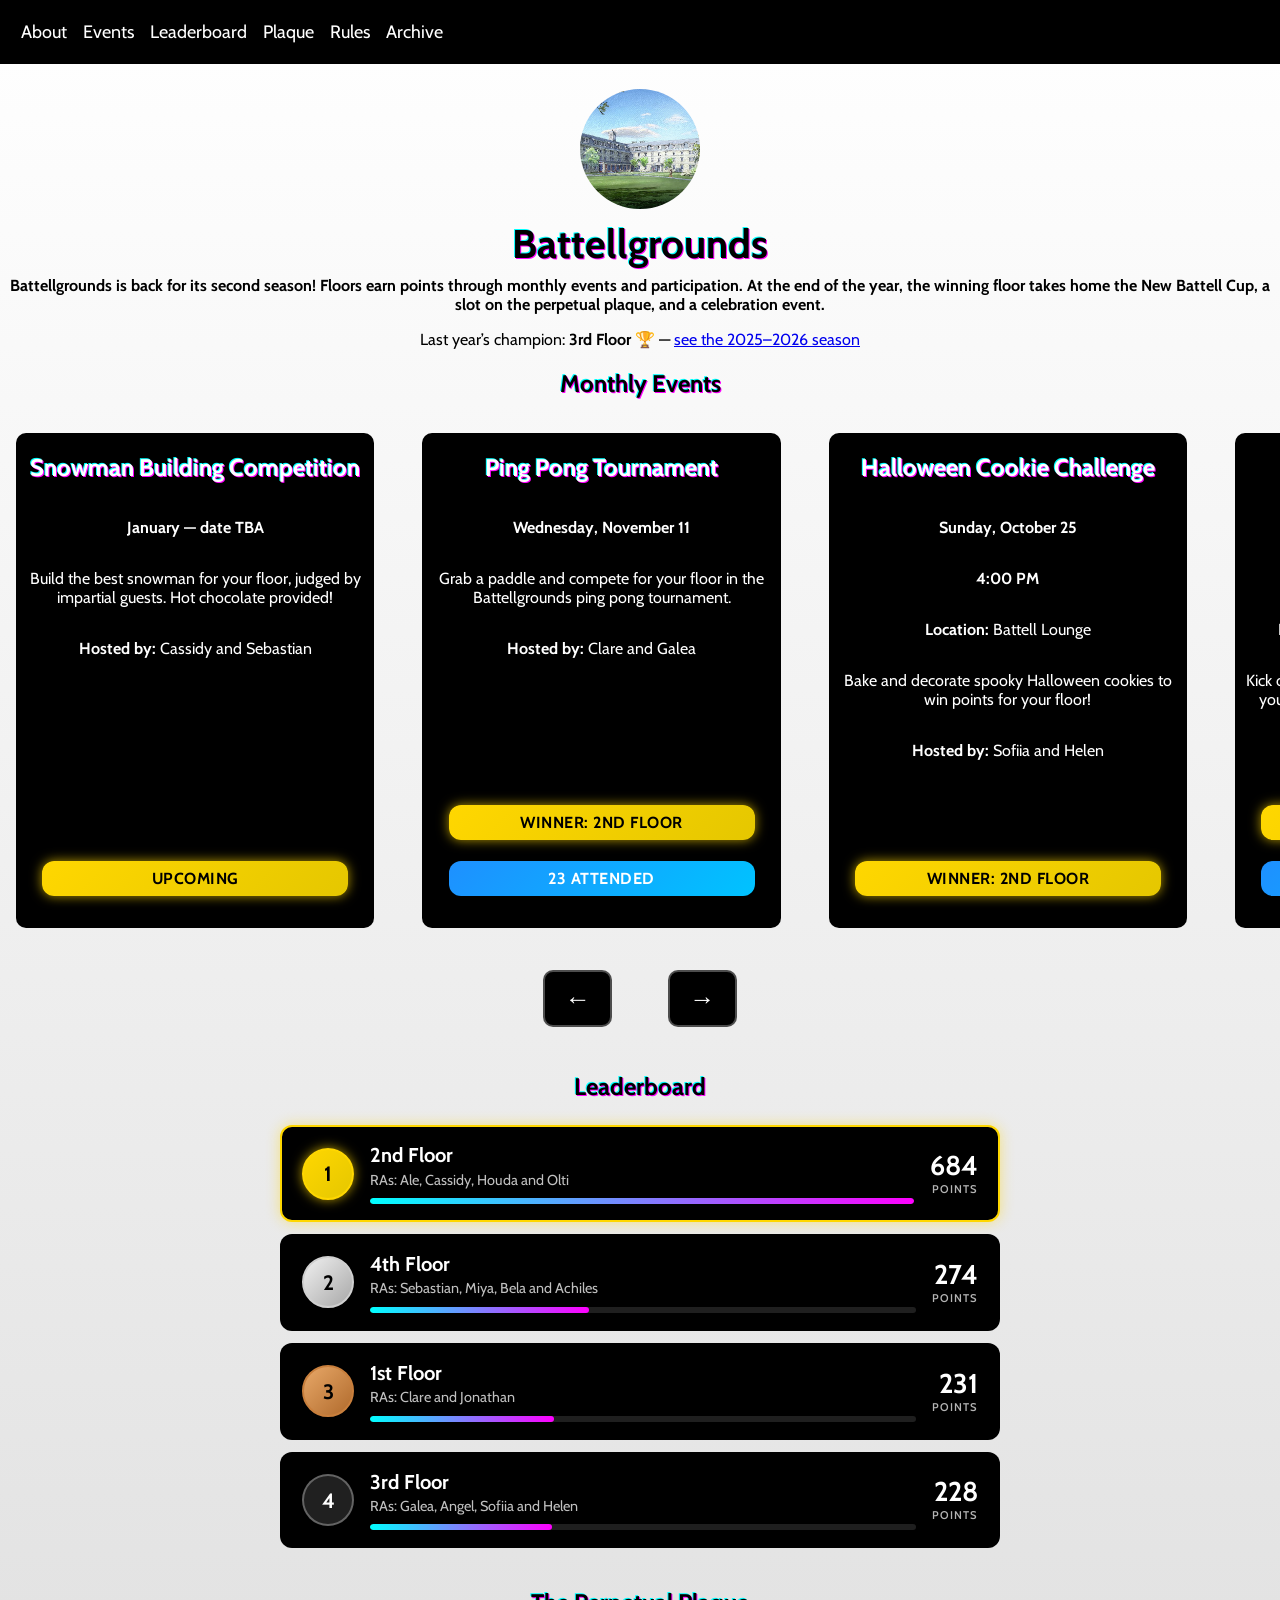
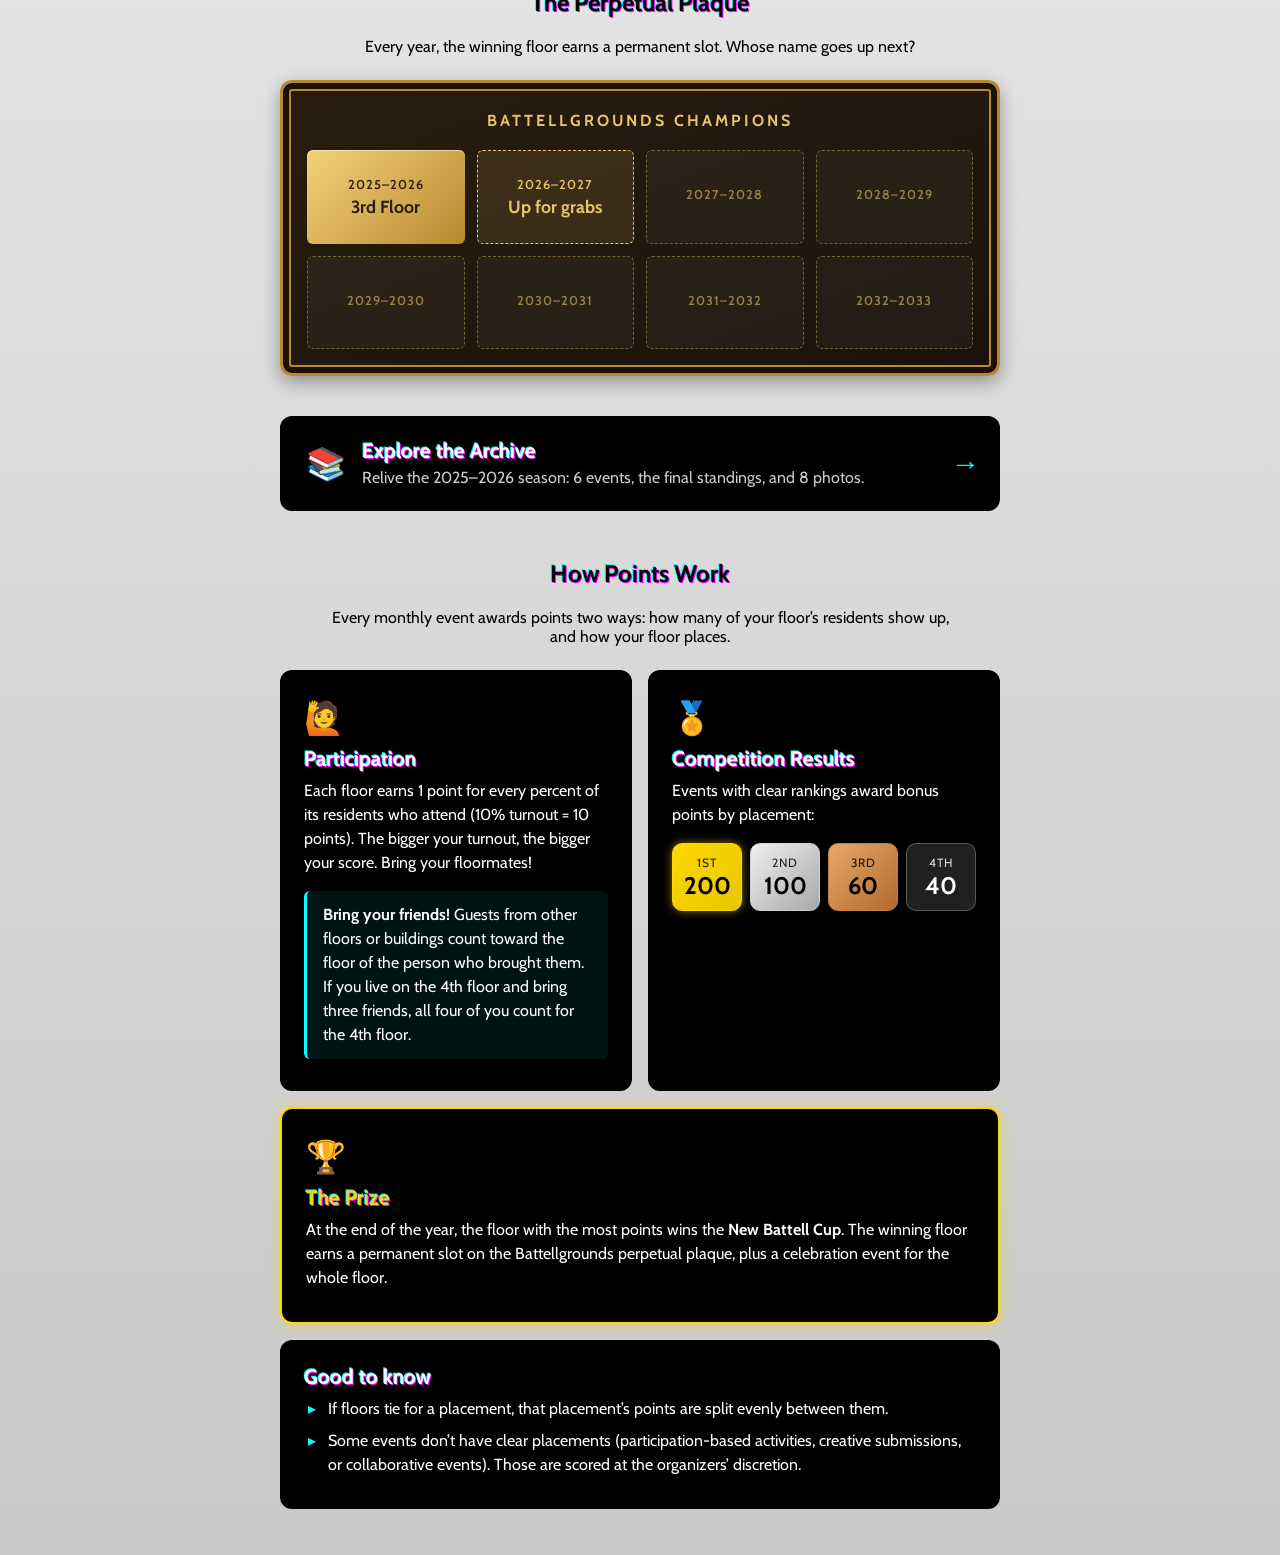
<file: index.html>
<!DOCTYPE html>
<html lang="en">
  <head>
    <meta charset="UTF-8" />
    <meta name="viewport" content="width=device-width, initial-scale=1">
    <!-- When you change code or styles, bump ?v= here and in archive.html and season.html -->
    <link href="style.css?v=5" rel="stylesheet" type="text/css" />
    <title>Battellgrounds Competition</title>
  </head>

  <body data-page="home">
    <nav>
      <a href="#about" class="nav-bar">About</a>
      <a href="#events" class="nav-bar">Events</a>
      <a href="#leaderboard" class="nav-bar">Leaderboard</a>
      <a href="#champions" class="nav-bar">Plaque</a>
      <a href="#rules" class="nav-bar">Rules</a>
      <a href="archive.html" class="nav-bar">Archive</a>
    </nav>

    <div class="header">
      <img id="cup-logo" src="assets/Battell.jpg" alt="Logo">
      <h1 class="header-text">Battellgrounds</h1>
    </div>

    <!-- About -->
    <section id="about">
      <h4>
        Battellgrounds is back for its second season! Floors earn points through monthly
        events and participation. At the end of the year, the winning floor takes home the
        <strong>New Battell Cup</strong>, a slot on the perpetual plaque, and a celebration event.
      </h4>
      <p id="last-champion"></p>
    </section>

    <!-- Monthly Events -->
    <section id="events">
      <h2>Monthly Events</h2>

      <div class="carousel-wrapper">
        <div id="events-container"></div>
      </div>

      <div class="carousel-controls">
        <button id="prev-btn" aria-label="Previous event">←</button>
        <button id="next-btn" aria-label="Next event">→</button>
      </div>
    </section>

    <!-- Leaderboard -->
    <section id="leaderboard">
      <h2>Leaderboard</h2>
      <div id="leaderboard-list" class="standings"></div>
    </section>

    <!-- Perpetual plaque + archive -->
    <section id="champions" class="champions-section">
      <h2>The Perpetual Plaque</h2>
      <p class="section-intro">Every year, the winning floor earns a permanent slot. Whose name goes up next?</p>
      <div class="plaque">
        <p class="plaque-title">Battellgrounds Champions</p>
        <div class="plaque-slots" id="plaque-slots"></div>
      </div>

      <a class="archive-teaser" href="archive.html">
        <span class="archive-teaser-icon" aria-hidden="true">📚</span>
        <span class="archive-teaser-text">
          <strong>Explore the Archive</strong>
          <span id="archive-teaser-detail">Every past season, preserved: events, final standings, RAs, and photos.</span>
        </span>
        <span class="archive-teaser-arrow" aria-hidden="true">→</span>
      </a>
    </section>

    <!-- Gallery (appears once the season has photos) -->
    <section id="gallery" class="gallery-section" hidden>
      <h2>Gallery</h2>
      <div class="gallery-grid" id="gallery-grid"></div>
    </section>

    <!-- Rules -->
    <section id="rules">
      <h2>How Points Work</h2>
      <p class="section-intro" id="rules-intro"></p>
      <div class="rules" id="rules-body"></div>
    </section>

    <script type="module" src="js/app.js?v=5"></script>
  </body>
</html>
</file>
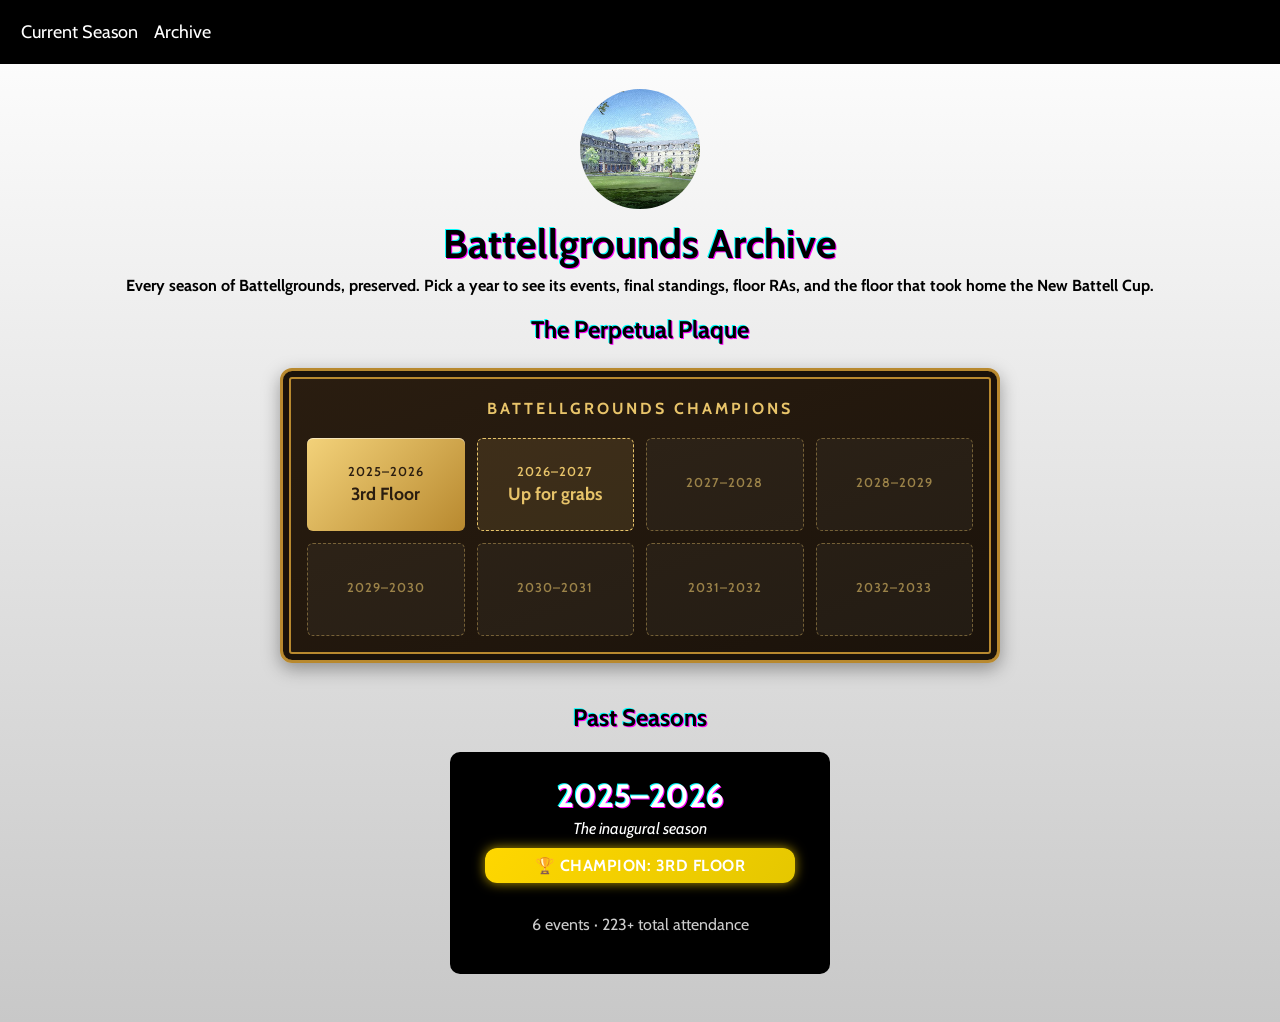
<file: archive.html>
<!DOCTYPE html>
<html lang="en">
  <head>
    <meta charset="UTF-8" />
    <meta name="viewport" content="width=device-width, initial-scale=1">
    <!-- When you change code or styles, bump ?v= here and in index.html and season.html -->
    <link href="style.css?v=5" rel="stylesheet" type="text/css" />
    <title>Battellgrounds Archive</title>
  </head>

  <body data-page="archive" class="subpage">
    <nav>
      <a href="index.html" class="nav-bar">Current Season</a>
      <a href="archive.html" class="nav-bar">Archive</a>
    </nav>

    <div class="header">
      <img id="cup-logo" src="assets/Battell.jpg" alt="Logo">
      <h1 class="header-text">Battellgrounds Archive</h1>
    </div>

    <section id="about">
      <h4>
        Every season of Battellgrounds, preserved. Pick a year to see its events,
        final standings, floor RAs, and the floor that took home the New Battell Cup.
      </h4>
    </section>

    <section id="plaque">
      <h2>The Perpetual Plaque</h2>
      <div class="plaque">
        <p class="plaque-title">Battellgrounds Champions</p>
        <div class="plaque-slots" id="plaque-slots"></div>
      </div>
    </section>

    <section>
      <h2>Past Seasons</h2>
      <div id="seasons-container" class="season-list"></div>
    </section>

    <script type="module" src="js/app.js?v=5"></script>
  </body>
</html>
</file>
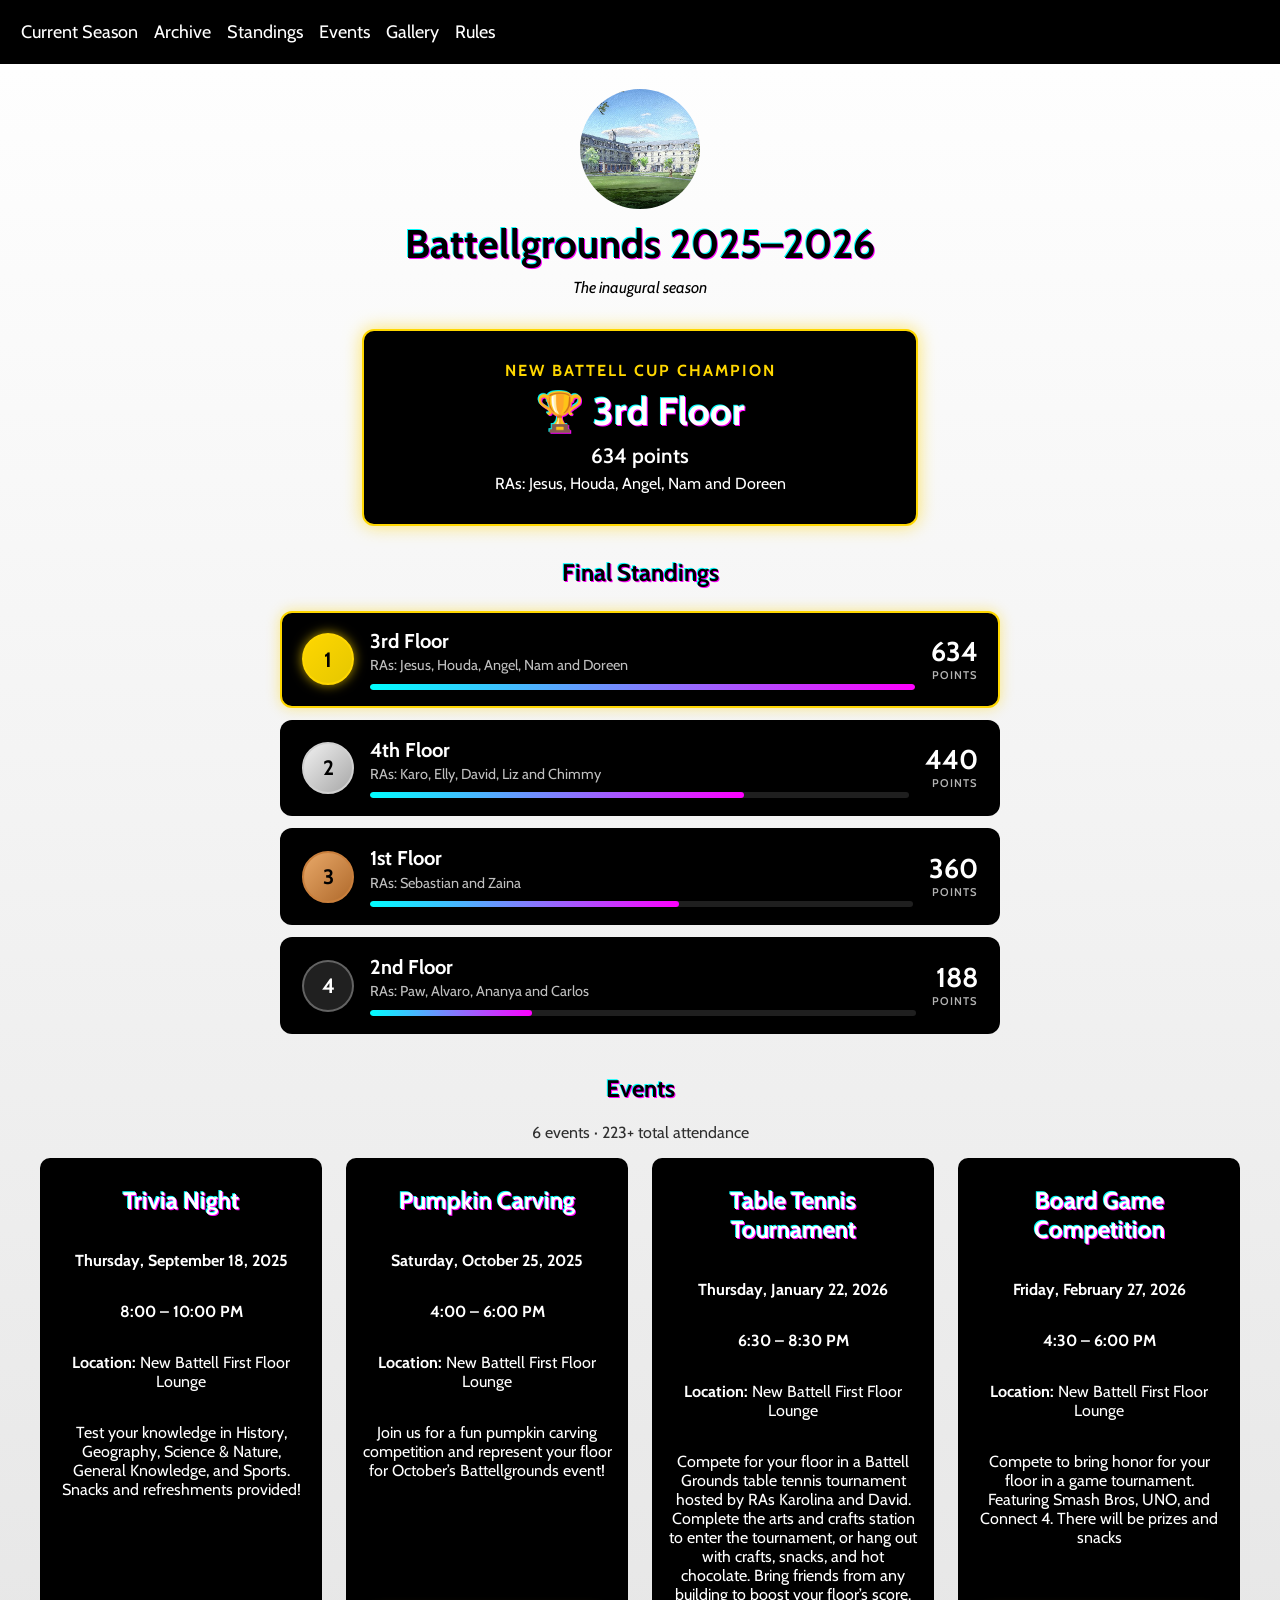
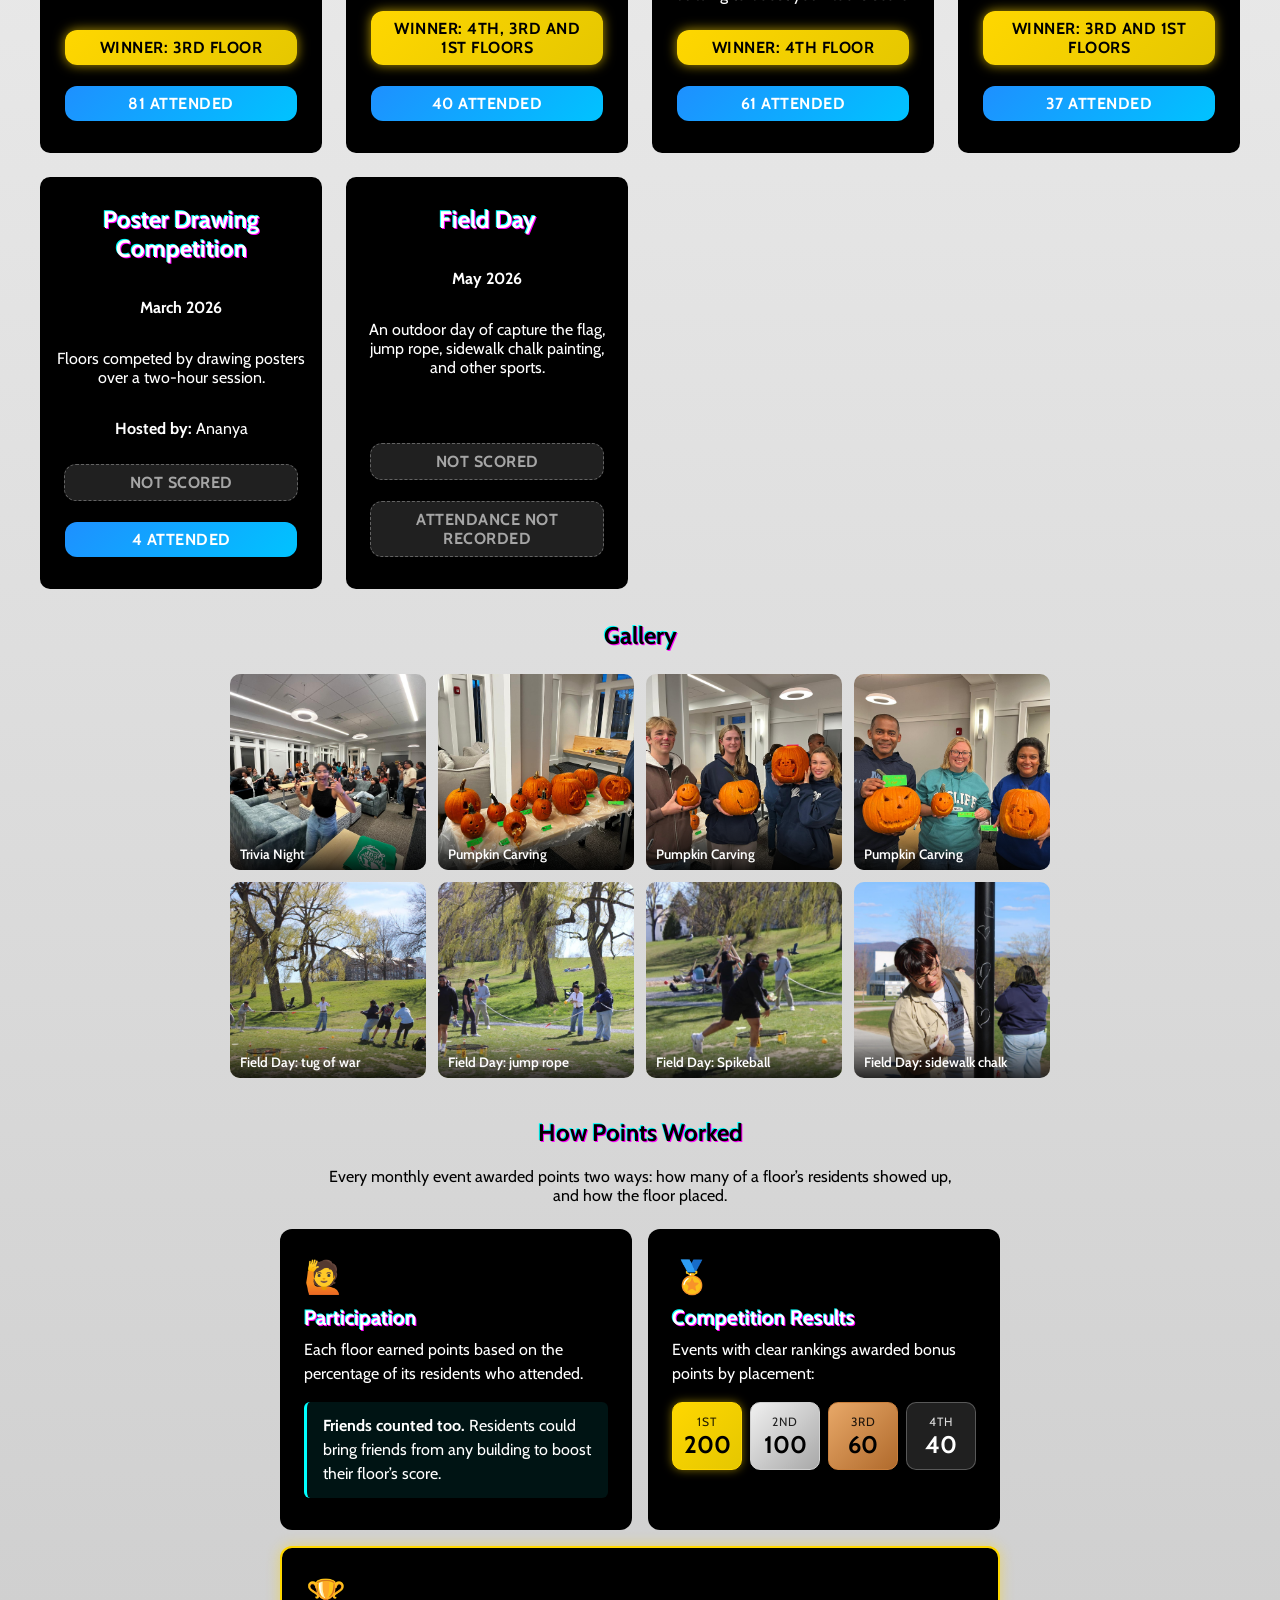
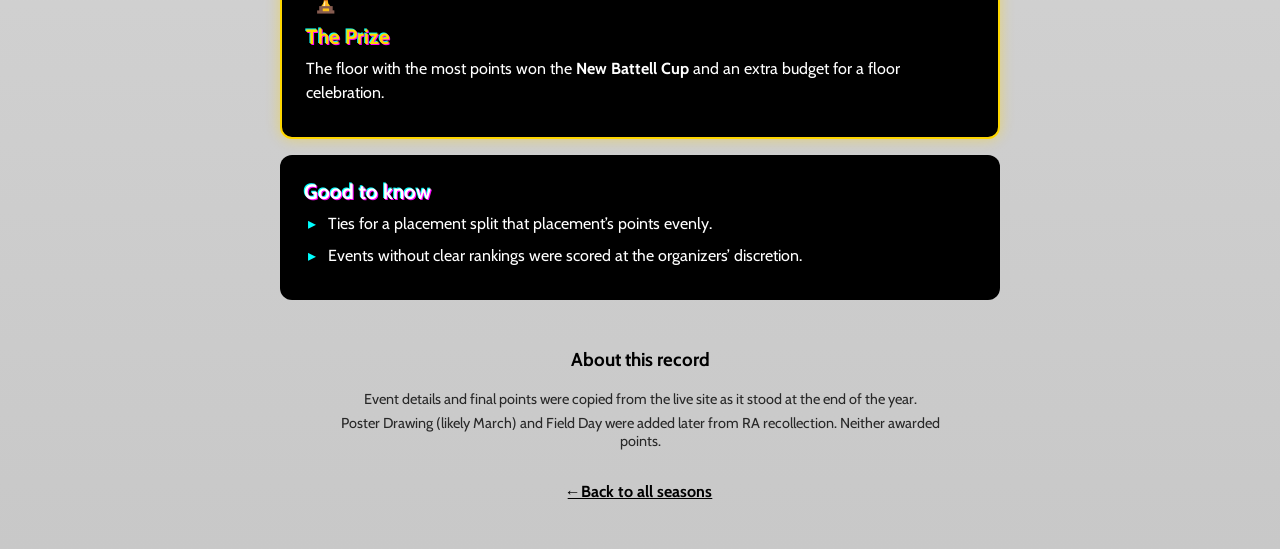
<file: season.html>
<!DOCTYPE html>
<html lang="en">
  <head>
    <meta charset="UTF-8" />
    <meta name="viewport" content="width=device-width, initial-scale=1">
    <!-- When you change code or styles, bump ?v= here and in index.html and archive.html -->
    <link href="style.css?v=5" rel="stylesheet" type="text/css" />
    <title>Battellgrounds Season</title>
  </head>

  <body data-page="season" class="subpage">
    <nav>
      <a href="index.html" class="nav-bar">Current Season</a>
      <a href="archive.html" class="nav-bar">Archive</a>
      <a href="#standings" class="nav-bar">Standings</a>
      <a href="#events" class="nav-bar">Events</a>
      <a href="#gallery" class="nav-bar">Gallery</a>
      <a href="#scoring" class="nav-bar">Rules</a>
    </nav>

    <div class="header">
      <img id="cup-logo" src="assets/Battell.jpg" alt="Logo">
      <h1 class="header-text" id="season-heading">Battellgrounds</h1>
      <p class="season-tagline" id="season-tagline"></p>
    </div>

    <section id="champion"></section>

    <section id="standings">
      <h2 id="standings-heading">Final Standings</h2>
      <div id="standings-list" class="standings"></div>
    </section>

    <section id="events">
      <h2>Events</h2>
      <p class="season-meta" id="events-summary"></p>
      <div id="season-events" class="archive-events"></div>
    </section>

    <!-- Gallery (appears once the season has photos) -->
    <section id="gallery" class="gallery-section" hidden>
      <h2>Gallery</h2>
      <div class="gallery-grid" id="gallery-grid"></div>
    </section>

    <section id="scoring">
      <h2>How Points Worked</h2>
      <p class="section-intro" id="scoring-intro"></p>
      <div class="rules" id="scoring-body"></div>
    </section>

    <section id="record-notes" hidden>
      <h3>About this record</h3>
      <ul class="record-notes" id="record-notes-list"></ul>
    </section>

    <p class="back-link"><a href="archive.html">← Back to all seasons</a></p>

    <script type="module" src="js/app.js?v=5"></script>
  </body>
</html>
</file>
<file: style.css>
@import url('https://fonts.googleapis.com/css2?family=Cabin:wght@400;500;600;700&display=swap');

/* ---------------- Root Variables ---------------- */
:root {
    --cyan: #00ffff;
    --magenta: #ff00ff;
    --header-bg: #000000;
}

/* ---------------- Body ---------------- */
body {
    font-family: 'Cabin', monospace;
    background: linear-gradient(#ffffff, #c8c8c8);
    color: #000000;
    text-align: center;
    scroll-behavior: smooth;
    min-height: 100vh;
    margin: 0;
    padding: 0;
    width: 100%;
}

/* ---------------- Header ---------------- */
.header {        
    display: flex; 
    flex-direction: column;
    justify-content: center; /* horizontally centers children */
    align-items: center;     /* vertically centers children */
    margin-top: 25px;
    flex-direction: column;
    gap: 10px;                  /* space between logo and title */ 
}



/* Logo image */
#cup-logo {
    width: 120px;
    height: 120px;
    border-radius: 50%;
    object-fit: cover;
    transition: transform 0.3s ease-in-out;
    size: 50%;
}

/* Header text */
.header h1 {
    font-size: 2.5em;
    font-weight: 700;
    text-shadow: 1px 1px var(--magenta), -1px -1px var(--cyan);
    margin: 0;               /* remove extra margins */
}

/* Navbar (right side) */
nav {
    margin-left: auto;          /* push navbar to the right */
    display: flex;
    background-color: var(--header-bg);
    padding: 1%;                /* space between links */
}


#cup-logo:hover {
    transform: scale(1.1);
}

/* ---------------- Typography ---------------- */
h2 {
    text-align: center;
    text-shadow: 1px 1px var(--magenta), -1px -1px var(--cyan);
}

p {
    font-family: 'Cabin', monospace;
    text-align: center;
}

h4 {
    margin: 8px;
}


/* ---------------- Navigation ---------------- */


nav a {
    color: white;
    text-decoration: none;
    padding: 8px;
    font-size: large;
    border-radius: 10px;
    transition: all 0.3s ease;
}

nav a:hover {
    background-color: rgba(255, 0, 255, 0.2);
    text-shadow: 0px 0px 8px var(--magenta), 0px 0px 12px var(--cyan);
    transform: scale(1.05);
}

/* ---------------- Event Cards ---------------- */



.event-card h2 {
    text-shadow: 1px 1px var(--magenta), -1px -1px var(--cyan);
    color: #ffffff;
}

.event-card p {
    color: #ffffff;
}

.event-card:hover {
    cursor: pointer;
    transform: scale(1.05);
    z-index: 10;
}

.event-img {
    width: 100%;
    border-radius: 10px;
    box-shadow: 0 0 5px #000000;
    transition: transform 0.3s ease, box-shadow 0.3s ease;
}

.event-img:hover {
    transform: scale(1.05);
    box-shadow: 0 0 10px var(--magenta), 0 0 15px var(--cyan);
}

/* ---------------- Buttons ---------------- */
button {
    font-family: 'Cabin', monospace;
    background-color: #202020;
    padding: 12px 25px;
    margin: 2%;
    border-radius: 10px;
    border: 2px solid rgba(255,255,255,0.3);
    font-weight: bold;
    cursor: pointer;
    text-transform: uppercase;
    transition: all 0.3s ease;
}

button:hover {
    color: #000;
    transform: scale(1.05);
}

/* ---------------- Glitch Animation ---------------- */
@keyframes glitch {
    0% { text-shadow: 2px 2px var(--magenta), -2px -2px var(--cyan); }
    50% { text-shadow: -2px -2px var(--magenta), 2px 2px var(--cyan); }
    100% { text-shadow: 2px -2px var(--magenta), -2px 2px var(--cyan); }
}

.glitch {
    display: inline-block;
    animation: glitch 0.5s infinite alternate;
}

.attendees {
  background: linear-gradient(135deg, #1e90ff, #00c3ff); /* blue gradient */
  box-shadow: 0 2px 6px rgba(0, 0, 0, 0.4);
  width: 80%; 
  display: inline-block; 
  font-weight: bold;
  font-size: 1rem;
  padding: 0.5rem 1rem;
  border-radius: 12px;
  text-align: center;
  margin-top: 5px;
  letter-spacing: 0.5px;
  text-transform: uppercase;
}

.winning-floor {
  background: linear-gradient(135deg, gold, #e5c700);
  color: #000;
  font-weight: bold;
  font-size: 1rem;
  padding: 0.5rem 1rem;
  border-radius: 12px;
  text-align: center;
  margin-top: 10px;
  display: inline-block; 
  box-shadow: 0 0 12px rgba(255, 215, 0, 0.7);
  letter-spacing: 0.5px;
  text-transform: uppercase;
  width: 80%
}

ul {
  list-style-type: none;
  padding: 0;
  margin: 0;
}


.carousel-wrapper {
  overflow: hidden;
  width: 100%;
}

#events-container {
  display: flex;
  transition: transform 0.4s ease;
  gap: 1rem;
}

.event-card {
  flex: 0 0 85%;   /* Mobile: 1 per view */
  box-sizing: border-box;
  margin: 1rem;
    background-color: rgb(0, 0, 0);
    width: 250px;
    border-radius: 10px;
    text-align: center;
    transition: transform 0.35s ease, box-shadow 0.35s ease;
}

@media (min-width: 768px) {
  .event-card {
    flex: 0 0 40%;   /* Tablet: 2 per view */
  }
}

@media (min-width: 1100px) {
  .event-card {
    flex: 0 0 28%;  /* Desktop: 3 per view */
  }
}

#prev-btn, #next-btn{
    padding: 1rem;
    background-color: rgb(0, 0, 0);
    border-radius: 10px;
    text-align: center;
    transition: transform 0.35s ease;
    color: white; 
    padding: 10px 25px; 
    font-size: 1.6rem; 

}

/* ---------------- Standings ---------------- */
.standings {
    max-width: 720px;
    margin: 1.5rem auto 2.5rem;
    padding: 0 16px;
    display: flex;
    flex-direction: column;
    gap: 0.75rem;
}

.standing-row {
    display: grid;
    grid-template-columns: auto 1fr auto;
    align-items: center;
    gap: 1rem;
    padding: 1rem 1.25rem;
    background-color: #000;
    color: #fff;
    border-radius: 12px;
    border: 2px solid transparent;
    transition: transform 0.3s ease, box-shadow 0.3s ease;
}

.standing-row:hover {
    transform: scale(1.02);
    box-shadow: 0 0 10px var(--magenta), 0 0 15px var(--cyan);
}

.standing-row.rank-1 {
    border-color: gold;
    box-shadow: 0 0 14px rgba(255, 215, 0, 0.45);
}

.standing-rank {
    width: 48px;
    height: 48px;
    border-radius: 50%;
    display: flex;
    align-items: center;
    justify-content: center;
    font-size: 1.3rem;
    font-weight: 700;
    background-color: #202020;
    border: 2px solid rgba(255, 255, 255, 0.3);
}

.rank-1 .standing-rank {
    background: linear-gradient(135deg, gold, #e5c700);
    border-color: gold;
    color: #000;
    box-shadow: 0 0 12px rgba(255, 215, 0, 0.7);
}

.rank-2 .standing-rank {
    background: linear-gradient(135deg, #f0f0f0, #a8a8a8);
    border-color: #d0d0d0;
    color: #000;
}

.rank-3 .standing-rank {
    background: linear-gradient(135deg, #e8a868, #b06a2c);
    border-color: #c97f3c;
    color: #000;
}

.standing-info {
    min-width: 0;
}

.standing-floor,
.standing-ras,
.standing-points {
    color: #fff;
    margin: 0;
}

.standing-floor {
    text-align: left;
    font-size: 1.25rem;
    font-weight: 700;
}

.standing-ras {
    text-align: left;
    margin-top: 0.2rem;
    font-size: 0.9rem;
    opacity: 0.75;
}

.standing-bar {
    height: 6px;
    margin-top: 0.6rem;
    border-radius: 3px;
    background-color: rgba(255, 255, 255, 0.12);
    overflow: hidden;
}

.standing-bar span {
    display: block;
    height: 100%;
    border-radius: 3px;
    background: linear-gradient(90deg, var(--cyan), var(--magenta));
}

.standing-points {
    text-align: right;
    font-size: 1.7rem;
    font-weight: 700;
    line-height: 1;
}

.standing-points small {
    display: block;
    margin-top: 0.3rem;
    font-size: 0.7rem;
    font-weight: 600;
    letter-spacing: 1px;
    text-transform: uppercase;
    opacity: 0.7;
}

.standings-note {
    font-style: italic;
    opacity: 0.75;
}

/* ---------------- Rules ---------------- */
.section-intro {
    max-width: 640px;
    margin: 0 auto;
    padding: 0 16px;
}

.rules {
    max-width: 720px;
    margin: 1.5rem auto 3rem;
    padding: 0 16px;
    display: grid;
    grid-template-columns: repeat(2, 1fr);
    gap: 1rem;
    text-align: left;
}

.rule-card {
    background-color: #000;
    color: #fff;
    border-radius: 12px;
    padding: 1.5rem;
}

.rule-card h3 {
    margin: 0 0 0.5rem;
    font-size: 1.3rem;
    text-shadow: 1px 1px var(--magenta), -1px -1px var(--cyan);
}

.rule-card p {
    color: #fff;
    text-align: left;
    margin: 0.5rem 0;
    line-height: 1.5;
}

.rule-card .rule-icon {
    font-size: 2rem;
    margin: 0 0 0.25rem;
}

.rule-wide {
    grid-column: 1 / -1;
}

.rule-card .rule-callout {
    margin-top: 1rem;
    padding: 0.75rem 1rem;
    border-left: 3px solid var(--cyan);
    border-radius: 6px;
    background-color: rgba(0, 255, 255, 0.08);
}

.rule-prize {
    border: 2px solid gold;
    box-shadow: 0 0 14px rgba(255, 215, 0, 0.45);
}

.rule-prize h3 {
    color: gold;
}

.placement-points {
    display: grid;
    grid-template-columns: repeat(4, 1fr);
    gap: 0.5rem;
    margin-top: 1rem;
}

.placement {
    padding: 0.6rem 0.25rem;
    border-radius: 10px;
    background-color: #202020;
    border: 1px solid rgba(255, 255, 255, 0.25);
    color: #fff;
}

.rule-card .placement p {
    color: inherit;
    text-align: center;
    margin: 0;
}

.placement-place {
    font-size: 0.75rem;
    letter-spacing: 1px;
    text-transform: uppercase;
    opacity: 0.85;
}

.rule-card .placement .placement-value {
    font-size: 1.5rem;
    font-weight: 700;
    line-height: 1.2;
}

.placement-1 {
    background: linear-gradient(135deg, gold, #e5c700);
    border-color: gold;
    color: #000;
    box-shadow: 0 0 10px rgba(255, 215, 0, 0.5);
}

.placement-2 {
    background: linear-gradient(135deg, #f0f0f0, #a8a8a8);
    border-color: #d0d0d0;
    color: #000;
}

.placement-3 {
    background: linear-gradient(135deg, #e8a868, #b06a2c);
    border-color: #c97f3c;
    color: #000;
}

.fine-print li {
    position: relative;
    padding-left: 1.5rem;
    margin: 0.5rem 0;
    line-height: 1.5;
}

.fine-print li::before {
    content: "▸";
    position: absolute;
    left: 0.25rem;
    color: var(--cyan);
}

@media (max-width: 480px) {
    .standing-row {
        gap: 0.75rem;
        padding: 0.85rem 1rem;
    }

    .standing-rank {
        width: 40px;
        height: 40px;
        font-size: 1.1rem;
    }

    .standing-points {
        font-size: 1.4rem;
    }

    .placement-points {
        grid-template-columns: repeat(2, 1fr);
    }
}

@media (max-width: 640px) {
    .rules {
        grid-template-columns: 1fr;
    }
}

/* ================= Archive & Season Pages ================= */
.subpage section {
    padding: 0 16px;
}

.season-tagline {
    font-style: italic;
    margin: 0;
}

.season-meta {
    opacity: 0.8;
}

.muted {
    opacity: 0.6;
    font-style: italic;
}

/* ---------------- Season List ---------------- */
.season-list {
    display: flex;
    flex-wrap: wrap;
    justify-content: center;
    gap: 1.5rem;
    margin: 1rem auto 3rem;
}

.season-card {
    display: block;
    width: 100%;
    max-width: 380px;
    padding: 1.5rem 1rem;
    box-sizing: border-box;
    background-color: #000;
    color: #fff;
    text-decoration: none;
    border-radius: 10px;
    transition: transform 0.35s ease, box-shadow 0.35s ease;
}

.season-card:hover {
    transform: scale(1.05);
    box-shadow: 0 0 10px var(--magenta), 0 0 15px var(--cyan);
}

.season-card p {
    color: #fff;
}

.season-title {
    font-size: 2rem;
    margin: 0 0 0.25rem;
}

/* ---------------- Champion Banner ---------------- */
.champion-banner {
    max-width: 520px;
    margin: 2rem auto;
    padding: 1.5rem 1rem;
    background-color: #000;
    color: #fff;
    border-radius: 12px;
    box-shadow: 0 0 18px rgba(255, 215, 0, 0.6);
    border: 2px solid gold;
}

.champion-banner p {
    color: #fff;
    margin: 0.4rem 0;
}

.champion-label {
    text-transform: uppercase;
    letter-spacing: 2px;
    color: gold !important;
    font-weight: 700;
}

.champion-floor {
    font-size: 2.4rem;
    margin: 0.5rem 0;
}

.champion-points {
    font-size: 1.3rem;
    font-weight: 600;
}

/* ---------------- Event Grid ---------------- */
.archive-events {
    display: grid;
    grid-template-columns: repeat(auto-fit, minmax(260px, 1fr));
    gap: 1.5rem;
    max-width: 1200px;
    margin: 1rem auto 2rem;
}

.archive-event {
    display: flex;
    flex-direction: column;
    align-items: center;
    background-color: #000;
    border-radius: 10px;
    padding: 0.5rem 1rem 1rem;
    transition: transform 0.35s ease;
}

.archive-event:hover {
    transform: scale(1.03);
}

.archive-event h2 {
    color: #fff;
}

.archive-event p {
    color: #fff;
}

.archive-event .winning-floor {
    color: #000;
}

.unrecorded {
    background: #202020;
    color: rgba(255, 255, 255, 0.6);
    box-shadow: none;
    border: 1px dashed rgba(255, 255, 255, 0.3);
}

/* ---------------- Scoring & Footer ---------------- */
.back-link {
    margin: 2rem 0 3rem;
}

.back-link a {
    color: #000;
    font-weight: 700;
}

/* ---------------- Event cards (shared) ---------------- */
.event-card {
    display: flex;
    flex-direction: column;
    align-items: center;
    padding: 0 0.5rem 1rem;
}

/* Badges sit at the bottom so they line up across cards */
.event-badges {
    margin-top: auto;
    width: 100%;
    display: flex;
    flex-direction: column;
    align-items: center;
}

.event-card .winning-floor {
    color: #000;
}

.event-card .unrecorded,
.archive-event .unrecorded {
    color: rgba(255, 255, 255, 0.6);
}

.calendar-btn {
    display: block;
    width: 80%; /* same sizing as the badge above it */
    margin: 10px 0 0;
    padding: 0.5rem 1rem;
    color: #fff;
    background-color: transparent;
    border: 2px solid var(--cyan);
    border-radius: 10px;
    font-family: 'Cabin', monospace;
    font-size: 0.85rem;
    font-weight: bold;
    text-transform: uppercase;
    text-decoration: none;
    transition: all 0.3s ease;
}

.calendar-btn:hover {
    color: #000;
    background-color: var(--cyan);
}

#photo-viewer {
    max-width: min(92vw, 1000px);
    padding: 0;
    border: none;
    border-radius: 12px;
    background: #000;
}

#photo-viewer::backdrop {
    background: rgba(0, 0, 0, 0.8);
}

#photo-viewer img {
    display: block;
    max-width: 100%;
    max-height: 85vh;
}

.photo-close {
    position: absolute;
    top: 8px;
    right: 8px;
    margin: 0;
    padding: 4px 12px;
    color: #fff;
}

/* ---------------- Perpetual Plaque ---------------- */
.plaque {
    max-width: 720px;
    margin: 1.5rem auto 2.5rem;
    padding: 1.5rem;
    box-sizing: border-box;
    background: linear-gradient(160deg, #2a1d10, #1a120a);
    border: 3px solid #b8892f;
    border-radius: 12px;
    box-shadow: inset 0 0 0 6px #1a120a, inset 0 0 0 8px #b8892f, 0 6px 18px rgba(0, 0, 0, 0.35);
}

.plaque p.plaque-title {
    margin: 0.25rem 0 1.25rem;
    color: #e8c46a;
    font-weight: 700;
    letter-spacing: 3px;
    text-transform: uppercase;
}

.plaque-slots {
    display: grid;
    grid-template-columns: repeat(4, 1fr);
    gap: 0.75rem;
}

.plaque-slot {
    display: flex;
    flex-direction: column;
    justify-content: center;
    gap: 0.25rem;
    min-height: 72px;
    padding: 0.6rem 0.4rem;
    border-radius: 6px;
    background: linear-gradient(135deg, #f3d27a, #b8892f);
    color: #2a1d10;
    text-decoration: none;
    box-shadow: inset 0 1px 0 rgba(255, 255, 255, 0.5);
    transition: transform 0.3s ease;
}

a.plaque-slot:hover {
    transform: scale(1.05);
}

.plaque-year {
    font-size: 0.8rem;
    font-weight: 600;
    letter-spacing: 1px;
}

.plaque-floor {
    font-size: 1.1rem;
    font-weight: 700;
}

.plaque-empty {
    background: rgba(255, 255, 255, 0.04);
    border: 1px dashed rgba(232, 196, 106, 0.4);
    color: rgba(232, 196, 106, 0.6);
    box-shadow: none;
}

.plaque-current {
    background: rgba(232, 196, 106, 0.12);
    border: 1px dashed #e8c46a;
    color: #e8c46a;
    box-shadow: none;
}

/* ---------------- Homepage plaque + archive link ---------------- */
.champions-section {
    padding: 0 16px;
}

.archive-teaser {
    display: flex;
    align-items: center;
    gap: 1rem;
    max-width: 720px;
    margin: 0 auto 3rem;
    padding: 1.25rem 1.5rem;
    box-sizing: border-box;
    background-color: #000;
    color: #fff;
    text-align: left;
    text-decoration: none;
    border-radius: 12px;
    border: 2px solid transparent;
    transition: transform 0.3s ease, box-shadow 0.3s ease, border-color 0.3s ease;
}

.archive-teaser:hover,
.archive-teaser:focus-visible {
    transform: scale(1.02);
    border-color: var(--cyan);
    box-shadow: 0 0 10px var(--magenta), 0 0 15px var(--cyan);
}

.archive-teaser-icon {
    font-size: 2rem;
}

.archive-teaser-text {
    display: flex;
    flex-direction: column;
    gap: 0.25rem;
    flex: 1;
}

.archive-teaser-text strong {
    font-size: 1.3rem;
    text-shadow: 1px 1px var(--magenta), -1px -1px var(--cyan);
}

.archive-teaser-text span {
    opacity: 0.8;
    line-height: 1.4;
}

.archive-teaser-arrow {
    font-size: 1.8rem;
    color: var(--cyan);
    transition: transform 0.3s ease;
}

.archive-teaser:hover .archive-teaser-arrow {
    transform: translateX(4px);
}

/* ---------------- Gallery ---------------- */
.gallery-section {
    padding: 0 16px;
}

.gallery-grid {
    display: grid;
    grid-template-columns: repeat(auto-fill, minmax(180px, 1fr));
    gap: 0.75rem;
    max-width: 820px; /* up to 4 photos per row */
    margin: 1.5rem auto 2.5rem;
}

.gallery-photo {
    position: relative;
    aspect-ratio: 1;
    margin: 0;
    padding: 0;
    overflow: hidden;
    border: none;
    border-radius: 10px;
    background: #000;
}

.gallery-photo img {
    width: 100%;
    height: 100%;
    object-fit: cover;
    display: block;
    transition: transform 0.35s ease;
}

.gallery-photo:hover img {
    transform: scale(1.06);
}

.gallery-photo:focus-visible {
    outline: 3px solid var(--cyan);
    outline-offset: 2px;
}

.gallery-caption {
    position: absolute;
    left: 0;
    right: 0;
    bottom: 0;
    padding: 1.25rem 0.6rem 0.5rem;
    background: linear-gradient(transparent, rgba(0, 0, 0, 0.8));
    color: #fff;
    font-size: 0.85rem;
    font-weight: 600;
    text-transform: none;
    text-align: left;
}

@media (max-width: 480px) {
    .gallery-grid {
        grid-template-columns: repeat(2, 1fr);
        gap: 0.5rem;
    }
}

/* ---------------- Misc ---------------- */
.record-notes {
    max-width: 640px;
    margin: 0 auto;
    font-size: 0.9rem;
    opacity: 0.8;
}

.record-notes li {
    margin: 0.4rem 0;
}

.load-error {
    max-width: 520px;
    margin: 1.5rem auto;
    padding: 1rem;
    border-radius: 10px;
    background: #000;
    color: #fff;
}

[hidden] {
    display: none !important;
}

@media (max-width: 600px) {
    nav {
        flex-wrap: wrap;
        justify-content: center;
    }

    .plaque-slots {
        grid-template-columns: repeat(2, 1fr);
    }
}
</file>
